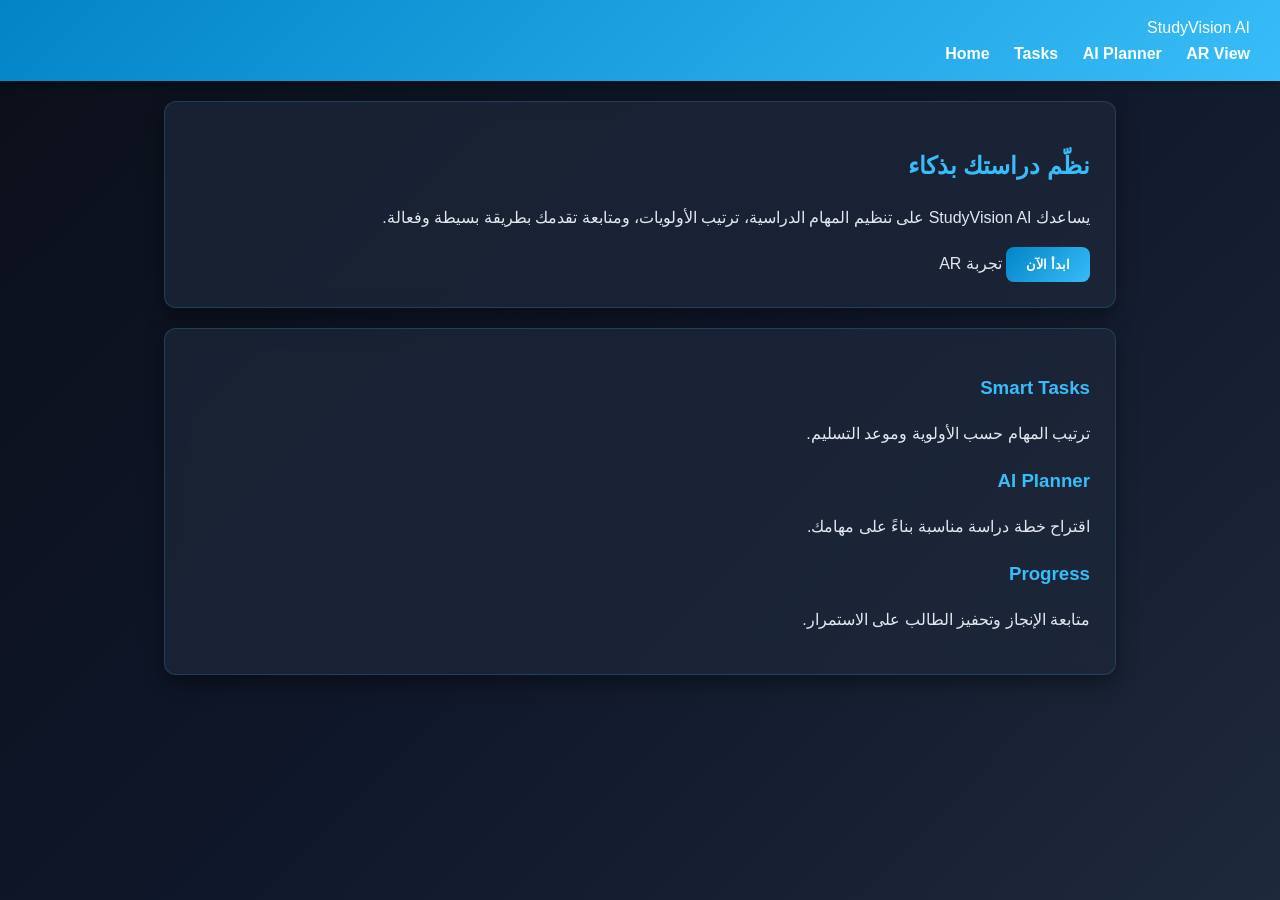
<file: index.html>
<!DOCTYPE html>
<html lang="ar">
<head>
<meta charset="UTF-8">
<meta name="viewport" content="width=device-width, initial-scale=1.0">
<title>StudyVision AI</title>
<link rel="stylesheet" href="Style.CSS">
</head>

<body>

<nav>
  <div class="logo">StudyVision AI</div>

  <div class="menu">
    <a href="#">Home</a>
    <a href="#">Tasks</a>
    <a href="#">AI Planner</a>
    <a href="ar.html">AR View</a>
  </div>
</nav>

<section class="hero">

  <h1>نظّم دراستك بذكاء</h1>

  <p>
    يساعدك StudyVision AI على تنظيم المهام الدراسية،
    ترتيب الأولويات، ومتابعة تقدمك بطريقة بسيطة وفعالة.
  </p>

  <div class="buttons">
    <button class="primary">ابدأ الآن</button>
    <butto
  <button class="secondary" onclick="location.href='ar.html'">
تجربة AR
</button>
  </div>

</section>

<section class="features">

  <div class="card">
    <h3>Smart Tasks</h3>
    <p>
      ترتيب المهام حسب الأولوية وموعد التسليم.
    </p>
  </div>

  <div class="card">
    <h3>AI Planner</h3>
    <p>
      اقتراح خطة دراسة مناسبة بناءً على مهامك.
    </p>
  </div>

  <div class="card">
    <h3>Progress</h3>
    <p>
      متابعة الإنجاز وتحفيز الطالب على الاستمرار.
    </p>
  </div>

</section>

</body>
</html>
</file>
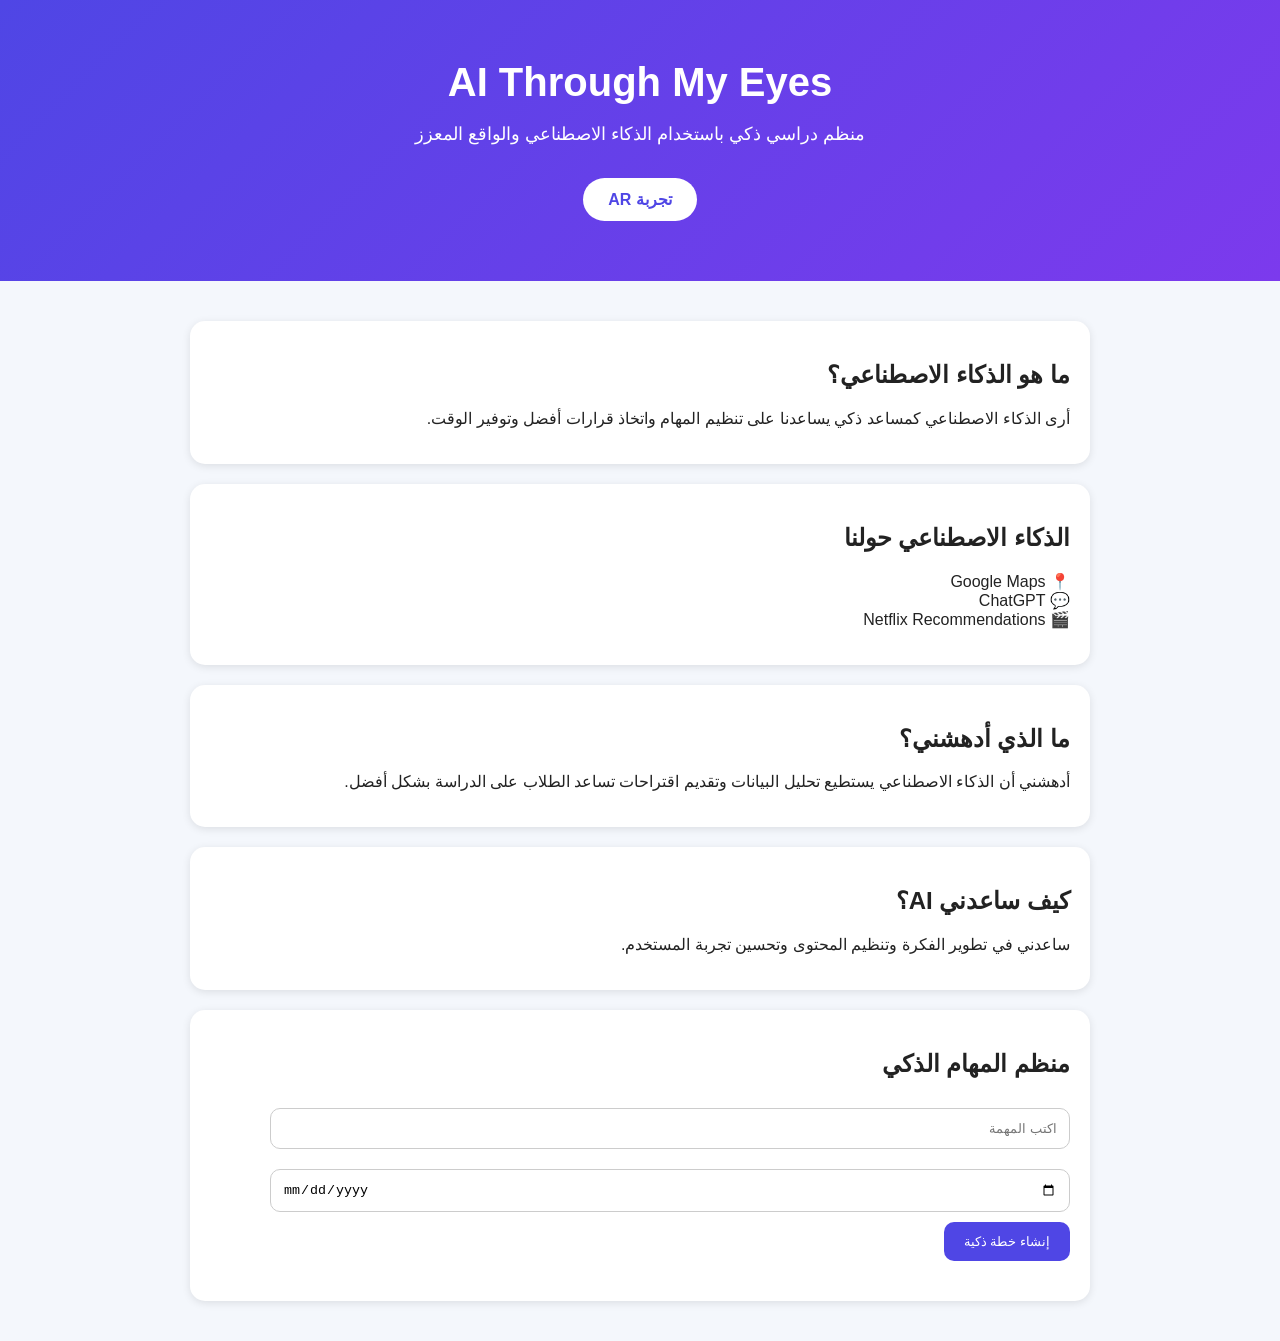
<file: Studyvision.html>
<!DOCTYPE html>
<html lang="ar" dir="rtl">
<head>
<meta charset="UTF-8">
<meta name="viewport" content="width=device-width, initial-scale=1.0">
<title>AI Through My Eyes</title>

<style>
body{
font-family: Arial, sans-serif;
margin:0;
background:#f4f7fc;
color:#222;
}

header{
background:linear-gradient(135deg,#4f46e5,#7c3aed);
color:white;
text-align:center;
padding:60px 20px;
}

header h1{
font-size:40px;
margin:0;
}

header p{
font-size:18px;
}

.btn{
display:inline-block;
background:white;
color:#4f46e5;
padding:12px 25px;
border-radius:30px;
text-decoration:none;
font-weight:bold;
margin-top:15px;
}

section{
max-width:900px;
margin:auto;
padding:20px;
}

.card{
background:white;
padding:20px;
margin:20px 0;
border-radius:15px;
box-shadow:0 2px 8px rgba(0,0,0,0.1);
}

input{
width:90%;
padding:12px;
margin:10px 0;
border-radius:10px;
border:1px solid #ccc;
}

button{
background:#4f46e5;
color:white;
border:none;
padding:12px 20px;
border-radius:10px;
cursor:pointer;
}

#result{
margin-top:20px;
font-weight:bold;
}
</style>
</head>

<body>

<header>
<h1>AI Through My Eyes</h1>
<p>منظم دراسي ذكي باستخدام الذكاء الاصطناعي والواقع المعزز</p>

<a href="ar.html" class="btn">تجربة AR</a>
</header>

<section>

<div class="card">
<h2>ما هو الذكاء الاصطناعي؟</h2>
<p>
أرى الذكاء الاصطناعي كمساعد ذكي يساعدنا على تنظيم المهام
واتخاذ قرارات أفضل وتوفير الوقت.
</p>
</div>

<div class="card">
<h2>الذكاء الاصطناعي حولنا</h2>
<p>
📍 Google Maps<br>
💬 ChatGPT<br>
🎬 Netflix Recommendations
</p>
</div>

<div class="card">
<h2>ما الذي أدهشني؟</h2>
<p>
أدهشني أن الذكاء الاصطناعي يستطيع تحليل البيانات وتقديم اقتراحات تساعد الطلاب على الدراسة بشكل أفضل.
</p>
</div>

<div class="card">
<h2>كيف ساعدني AI؟</h2>
<p>
ساعدني في تطوير الفكرة وتنظيم المحتوى وتحسين تجربة المستخدم.
</p>
</div>

<div class="card">
<h2>منظم المهام الذكي</h2>

<input type="text" id="task" placeholder="اكتب المهمة">

<input type="date" id="date">

<br>

<button onclick="generatePlan()">
إنشاء خطة ذكية
</button>

<div id="result"></div>

</div>

</section>

<script>
function generatePlan(){

let task=document.getElementById("task").value;

if(task===""){
document.getElementById("result").innerHTML=
"الرجاء إدخال مهمة دراسية";
return;
}

document.getElementById("result").innerHTML=
"📚 المهمة: " + task +
"<br><br>🤖 اقتراح الذكاء الاصطناعي: خصص ساعة اليوم للمراجعة وساعة غداً لإنهاء المهمة.";
}
</script>

</body>
</html>
</file>
<file: Style.CSS>
/* خلفية داكنة مموجة وأنيقة مريحة للعين */
body {
    font-family: 'Segoe UI', Tahoma, Geneva, Verdana, sans-serif;
    background: linear-gradient(135deg, #0b0f19, #0f172a, #1e293b); /* تدرج أسود إلى أزرق داكن مموج */
    background-attachment: fixed;
    color: #e2e8f0; /* نص أبيض هادئ وواضح */
    margin: 0;
    padding: 0;
    direction: rtl;
    line-height: 1.6;
}

/* شريط التنقل العلوي بتدرج أزرق مموج وواضح */
nav, header {
    background: linear-gradient(135deg, #0284c7, #38bdf8); /* أزرق فاتح متدرج مميز */
    color: #ffffff;
    padding: 15px 30px;
    box-shadow: 0 4px 10px rgba(0, 0, 0, 0.3);
}

nav a, header a {
    color: #ffffff;
    text-decoration: none;
    margin-left: 20px;
    font-weight: 600;
    transition: opacity 0.2s;
}

nav a:hover, header a:hover {
    opacity: 0.8;
}

/* العناوين بلون أزرق فاتح وبارز على الخلفية الداكنة */
h1, h2, h3 {
    color: #38bdf8; 
}

/* الأقسام بحاويات داكنة وشفافة قليلاً مع ظل أزرق خفيف */
section, .container {
    background: rgba(30, 41, 59, 0.7); /* خلفية داكنة شبه شفافة */
    backdrop-filter: blur(10px);
    border: 1px solid rgba(56, 189, 248, 0.2); /* إطار أزرق خفيف ومرتب */
    margin: 20px auto;
    padding: 25px;
    border-radius: 12px;
    max-width: 900px;
    box-shadow: 0 8px 20px rgba(0, 0, 0, 0.4);
}

/* تصميم الأزرار */
button, .btn {
    background: linear-gradient(135deg, #0284c7, #38bdf8);
    color: white;
    border: none;
    padding: 10px 20px;
    border-radius: 8px;
    font-weight: bold;
    cursor: pointer;
    transition: transform 0.2s, opacity 0.2s;
}

button:hover, .btn:hover {
    opacity: 0.9;
    transform: translateY(-2px);
}
</file>
